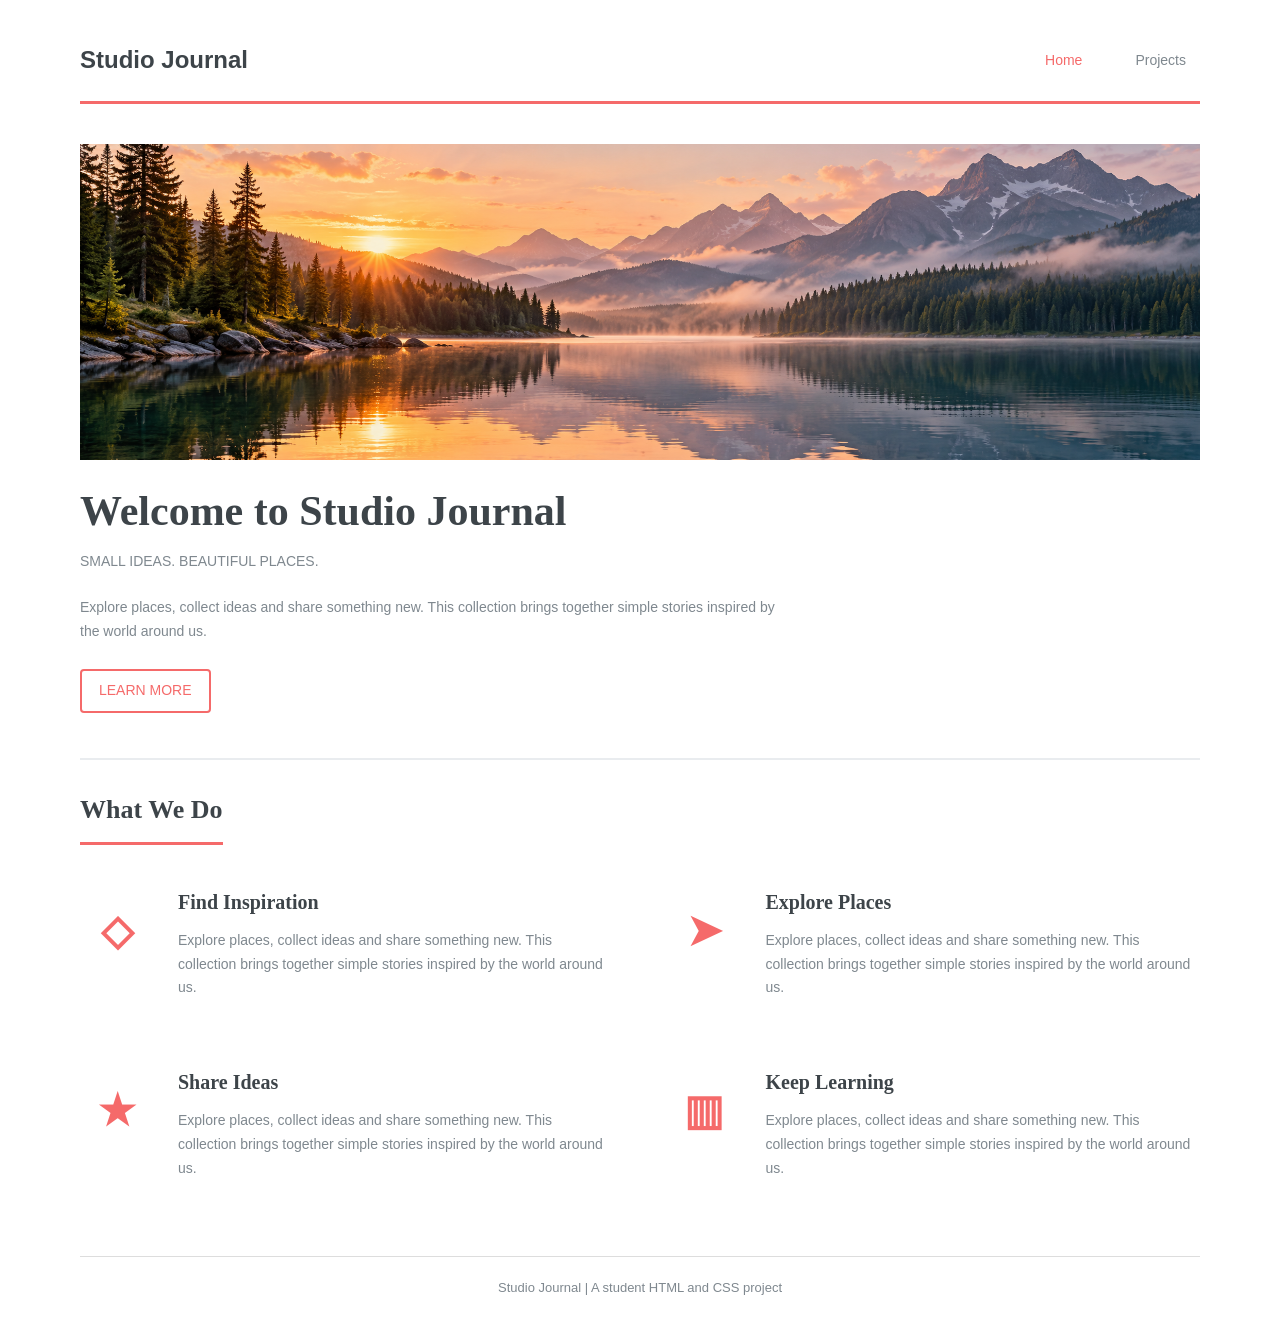
<file: Lab Practicals 2/index.html>
<!DOCTYPE html>
<html lang="en">
<head>
    <meta charset="UTF-8">
    <meta name="viewport" content="width=device-width, initial-scale=1.0">
    <title>Studio Journal | Home</title>
    <link rel="stylesheet" href="style.css">
</head>
<body>
    <header>
        <a class="logo" href="index.html"><strong>Studio Journal</strong></a>
        <nav>
            <a href="index.html" class="active" aria-current="page">Home</a>
            <a href="projects.html">Projects</a>
        </nav>
    </header>

    <main>
        <section class="intro">
            <img class="banner" src="images/pic10.png" alt="Mountain lake at sunrise">
            <h1>Welcome to Studio Journal</h1>
            <p class="subtitle">Small ideas. Beautiful places.</p>
            <p>Explore places, collect ideas and share something new. This collection brings together simple stories inspired by the world around us.</p>
            <a class="button" href="#features">Learn More</a>
        </section>

        <section id="features">
            <h2>What We Do</h2>
            <div class="features">
                <article class="feature">
                    <span class="icon" aria-hidden="true">◇</span>
                    <div>
                        <h3>Find Inspiration</h3>
                        <p>Explore places, collect ideas and share something new. This collection brings together simple stories inspired by the world around us.</p>
                    </div>
                </article>
                <article class="feature">
                    <span class="icon" aria-hidden="true">➤</span>
                    <div>
                        <h3>Explore Places</h3>
                        <p>Explore places, collect ideas and share something new. This collection brings together simple stories inspired by the world around us.</p>
                    </div>
                </article>
                <article class="feature">
                    <span class="icon" aria-hidden="true">★</span>
                    <div>
                        <h3>Share Ideas</h3>
                        <p>Explore places, collect ideas and share something new. This collection brings together simple stories inspired by the world around us.</p>
                    </div>
                </article>
                <article class="feature">
                    <span class="icon" aria-hidden="true">▥</span>
                    <div>
                        <h3>Keep Learning</h3>
                        <p>Explore places, collect ideas and share something new. This collection brings together simple stories inspired by the world around us.</p>
                    </div>
                </article>
            </div>
        </section>
    </main>
    <footer>Studio Journal | A student HTML and CSS project</footer>
</body>
</html>
</file>
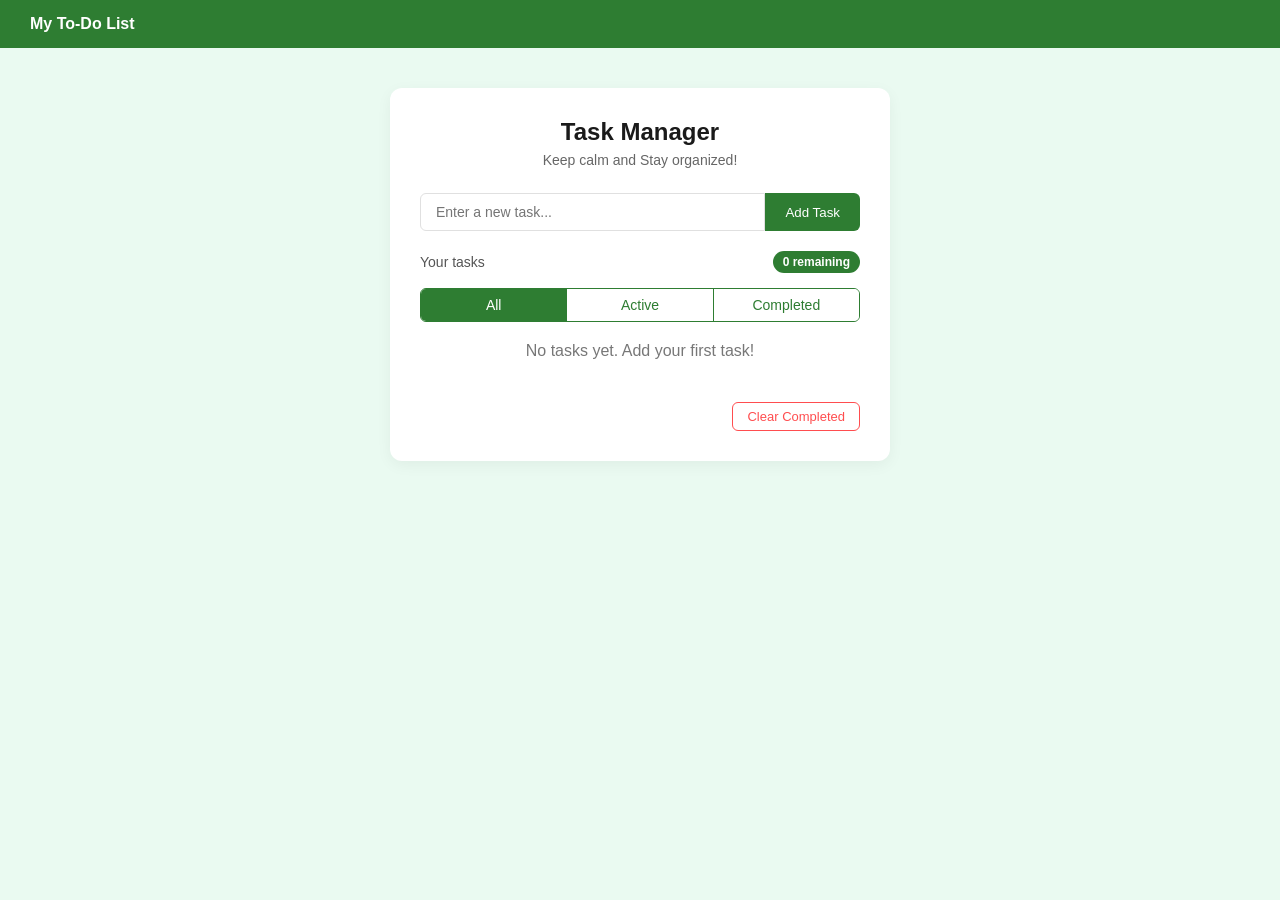
<file: AS20250495_E.K.S.Sathsarani_ToDoList/ToDoList/index.html>
<!DOCTYPE html>
<html lang="en">
<head>
    <meta charset="UTF-8">
    <meta name="viewport" content="width=device-width, initial-scale=1.0">
    <title>Task Manager</title>
    <link rel="stylesheet" href="style.css">
</head>
<body>

    <nav class="navbar">
        My To-Do List
    </nav>

    <div class="container">
        <div class="card">
            
            <div class="heading-section">
                <h1>Task Manager</h1>
                <p>Keep calm and Stay organized!</p>
            </div>

            <!-- Input and Add Button with IDs -->
            <div class="input-group">
                <input type="text" id="task-input" placeholder="Enter a new task...">
                <button type="button" id="add-task-btn">Add Task</button>
            </div>

            <!-- Task Counter with ID -->
            <div class="task-header">
                <span class="title">Your tasks</span>
                <span class="task-counter" id="task-counter">0 remaining</span>
            </div>

            <!-- Filter Buttons with Classes & Data Attributes -->
            <div class="filter-buttons">
                <button type="button" class="filter-btn active" data-filter="all">All</button>
                <button type="button" class="filter-btn" data-filter="active">Active</button>
                <button type="button" class="filter-btn" data-filter="completed">Completed</button>
            </div>

            <!-- Task List Container with ID -->
            <div class="task-list" id="task-list">
                No tasks yet. Add your first task!
            </div>

            <!-- Clear Completed Button with ID -->
            <div class="action-area">
                <button type="button" class="clear-btn" id="clear-completed-btn">Clear Completed</button>
            </div>

        </div>
    </div>

    <!-- Linked JS File -->
    <script src="script.js"></script>

</body>
</html>
</file>
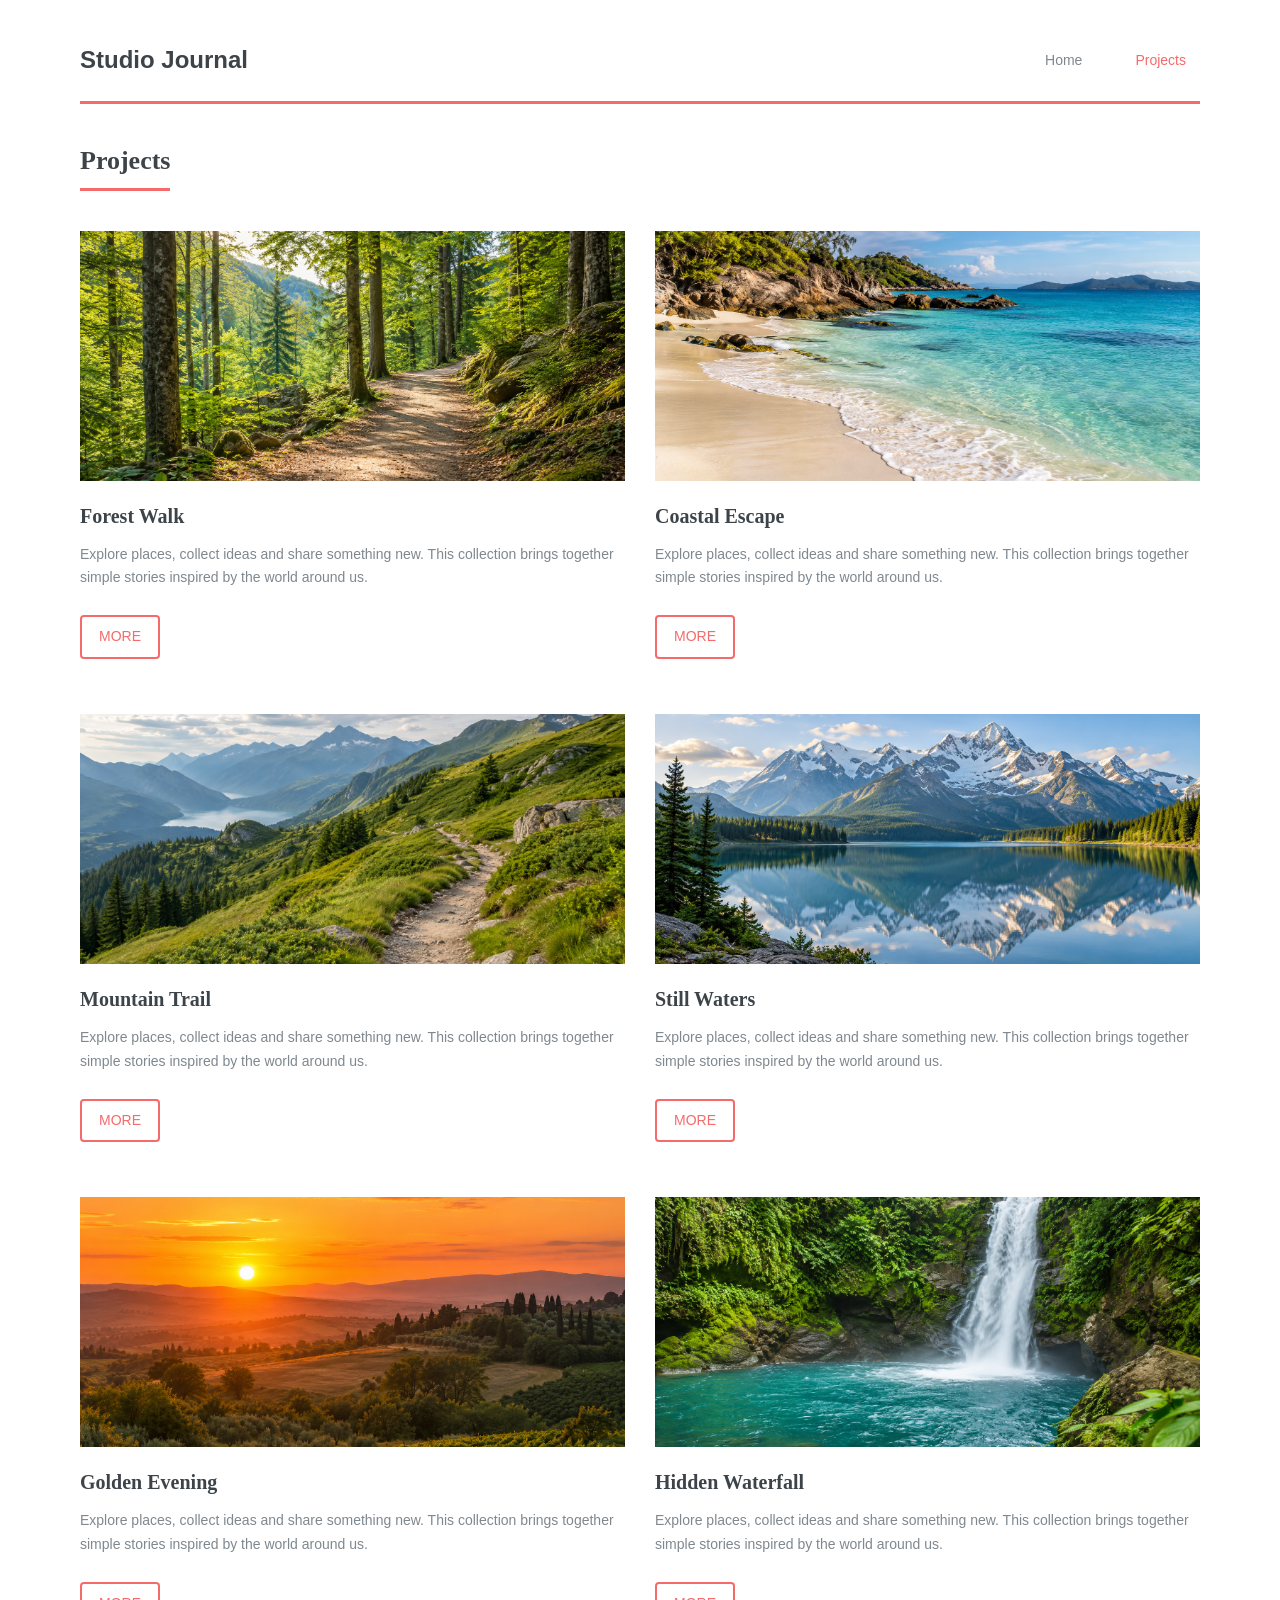
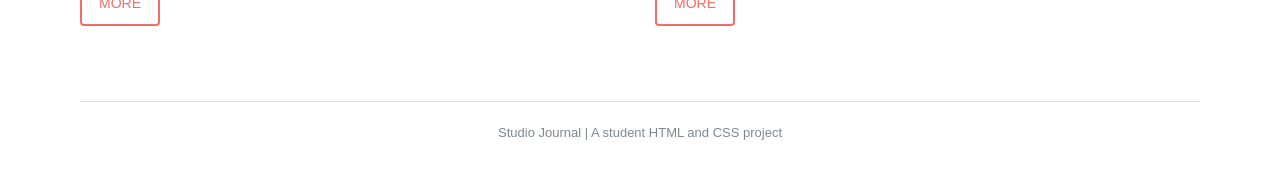
<file: Lab Practicals 2/projects.html>
<!DOCTYPE html>
<html lang="en">
<head>
    <meta charset="UTF-8">
    <meta name="viewport" content="width=device-width, initial-scale=1.0">
    <title>Studio Journal | Projects</title>
    <link rel="stylesheet" href="style.css">
</head>
<body>
    <header>
        <a class="logo" href="index.html"><strong>Studio Journal</strong></a>
        <nav>
            <a href="index.html">Home</a>
            <a href="projects.html" class="active" aria-current="page">Projects</a>
        </nav>
    </header>

    <main>
        <section>
            <h1 class="section-title">Projects</h1>
            <div class="projects">
                <article>
                    <img src="images/pic01.png" alt="Sunlit path through a green forest">
                    <h3>Forest Walk</h3>
                    <p>Explore places, collect ideas and share something new. This collection brings together simple stories inspired by the world around us.</p>
                    <a class="button" href="images/pic01.png">More</a>
                </article>
                <article>
                    <img src="images/pic02.png" alt="Sandy coastline beside turquoise water">
                    <h3>Coastal Escape</h3>
                    <p>Explore places, collect ideas and share something new. This collection brings together simple stories inspired by the world around us.</p>
                    <a class="button" href="images/pic02.png">More</a>
                </article>
                <article>
                    <img src="images/pic03.png" alt="Trail through green mountain hills">
                    <h3>Mountain Trail</h3>
                    <p>Explore places, collect ideas and share something new. This collection brings together simple stories inspired by the world around us.</p>
                    <a class="button" href="images/pic03.png">More</a>
                </article>
                <article>
                    <img src="images/pic04.png" alt="Lake reflecting distant mountains">
                    <h3>Still Waters</h3>
                    <p>Explore places, collect ideas and share something new. This collection brings together simple stories inspired by the world around us.</p>
                    <a class="button" href="images/pic04.png">More</a>
                </article>
                <article>
                    <img src="images/pic05.png" alt="Sunset over rolling countryside">
                    <h3>Golden Evening</h3>
                    <p>Explore places, collect ideas and share something new. This collection brings together simple stories inspired by the world around us.</p>
                    <a class="button" href="images/pic05.png">More</a>
                </article>
                <article>
                    <img src="images/pic06.png" alt="Waterfall surrounded by green plants">
                    <h3>Hidden Waterfall</h3>
                    <p>Explore places, collect ideas and share something new. This collection brings together simple stories inspired by the world around us.</p>
                    <a class="button" href="images/pic06.png">More</a>
                </article>
            </div>
        </section>
    </main>
    <footer>Studio Journal | A student HTML and CSS project</footer>
</body>
</html>
</file>
<file: Lab Practicals 2/style.css>
*{ box-sizing: border-box; }
body{
    max-width: 1200px;
    margin: 0 auto;
    padding: 40px;
    color: #7f888f;
    font-family:Arial, Helvetica, sans-serif;
    font-size: 14px;
    line-height: 1.7;
}

h1, h2, h3, h4, h5, h6{
    color: #3d4449;
    font-family: georgia, 'Times New Roman', Times, serif;
}

h1{
    font-size: 42px;
    line-height: 1.3;
    margin-bottom: 12px;
}

h2, .section-title{
    display: table;
    font-size: 26px;
    border-bottom: 3px solid #f56a6a;
    padding-bottom: 10px;
    margin: 0 0 40px 0;
}

h3{
    font-size: 20px;
    margin: 18px 0 10px 0;
}

p{
    margin: 0 0 20px 0;
}


/* Header */
header {
    display: flex;
    justify-content: space-between;
    align-items: center;
    padding-bottom: 20px;
    margin-bottom: 40px;
    border-bottom: 3px solid #f56a6a;
}

.logo {
    color: #3d4449;
    font-size: 24px;
    text-decoration: none;
}

/* Navigation */
nav {
    display: flex;
    gap: 25px;
}

nav a {
    color: #7f888f;
    text-decoration: none;
    padding: 8px 14px;
}

nav a:hover,
nav a.active {
    color: #f56a6a;
}

/* Main content */
main {
    margin-bottom: 50px;
}

section {
    margin-bottom: 50px;
}

/* Project cards */
.projects {
    display: grid;
    grid-template-columns: 1fr 1fr;
    gap: 30px;
}

article {
    padding-bottom: 25px;
}

article img {
    width: 100%;
    display: block;
    height: 250px;
    object-fit: cover;
}

/* Buttons and links */
.button {
    display: inline-block;
    color: #f56a6a;
    text-decoration: none;
    border: 2px solid #f56a6a;
    padding: 8px 20px;
    margin-top: 5px;
}

.button:hover {
    background-color: #f56a6a;
    color: white;
}

/* Footer */
footer {
    border-top: 1px solid #ddd;
    padding-top: 20px;
    text-align: center;
    color: #7f888f;
    font-size: 13px;
}

/* Responsive layout */
@media (max-width: 700px) {
    body {
        padding: 20px;
    }

    header {
        flex-direction: column;
        align-items: flex-start;
        gap: 15px;
    }

    .projects {
        grid-template-columns: 1fr;
    }

    article img {
        height: auto;
    }

    h1 {
        font-size: 32px;
    }
}


/* Home page banner */
.banner {
    width: 100%;
    height: 316px;
    object-fit: cover;
    display: block;
    margin-bottom: 24px;
}

/* Introduction section */
.intro {
    margin-bottom: 45px;
}

.intro h1 {
    font-size: 42px;
    line-height: 1.3;
    margin: 0 0 12px 0;
}

.subtitle {
    text-transform: uppercase;
    margin-bottom: 22px;
}

.intro p:not(.subtitle) {
    max-width: 700px;
    margin-bottom: 20px;
}

/* Features section */
#features {
    border-top: 2px solid #e9ecef;
    padding-top: 28px;
    margin-top: 45px;
}

#features h2 {
    display: table;
    font-size: 26px;
    border-bottom: 3px solid #f56a6a;
    padding-bottom: 10px;
    margin: 0 0 40px 0;
}

/* Two-column feature layout */
.features {
    display: grid;
    grid-template-columns: 1fr 1fr;
    column-gap: 55px;
    row-gap: 40px;
}

.feature {
    display: flex;
    align-items: flex-start;
    gap: 25px;
}

.feature .icon {
    color: #f56a6a;
    font-size: 42px;
    font-weight: bold;
    min-width: 73px;
    text-align: center;
    padding-top: 10px;
}

.feature h3 {
    font-size: 20px;
    margin: 0 0 10px 0;
}

.feature p {
    margin: 0;
}

/* Learn More button */
.button {
    display: inline-block;
    color: #f56a6a;
    border: 2px solid #f56a6a;
    padding: 8px 17px;
    text-decoration: none;
    text-transform: uppercase;
    border-radius: 4px;
}

.button:hover {
    background-color: #f56a6a;
    color: white;
}

/* Mobile screen */
@media (max-width: 700px) {
    body {
        padding: 20px;
    }

    .banner {
        height: 220px;
    }

    .intro h1 {
        font-size: 32px;
    }

    .features {
        grid-template-columns: 1fr;
        row-gap: 30px;
    }

    .feature {
        gap: 15px;
    }

    .feature .icon {
        min-width: 45px;
        font-size: 34px;
    }
}
</file>
<file: AS20250495_E.K.S.Sathsarani_ToDoList/ToDoList/style.css>
* {
    box-sizing: border-box;
    margin: 0;
    padding: 0;
    font-family: 'Segoe UI', Tahoma, Geneva, Verdana, sans-serif;
}

body {
    background-color: #eafaf1; 
    color: #333;
}

/* Navigation Bar */
.navbar {
    background-color: #2e7d32; 
    color: white;
    padding: 15px 30px;
    font-weight: bold;
    font-size: 16px;
}

/* Container Layout */
.container {
    display: flex;
    justify-content: center;
    padding: 40px 20px;
}

/* Card Container */
.card {
    background-color: #ffffff;
    width: 100%;
    max-width: 500px;
    padding: 30px;
    border-radius: 12px;
    box-shadow: 0 4px 15px rgba(0, 0, 0, 0.05);
}

/* Page Heading */
.heading-section {
    text-align: center;
    margin-bottom: 25px;
}

.heading-section h1 {
    font-size: 24px;
    color: #1a1a1a;
    margin-bottom: 6px;
}

.heading-section p {
    color: #666;
    font-size: 14px;
}

/* Input & Add Task Button */
.input-group {
    display: flex;
    margin-bottom: 20px;
}

.input-group input {
    flex: 1;
    padding: 10px 15px;
    border: 1px solid #e0e0e0;
    border-radius: 6px 0 0 6px;
    outline: none;
    font-size: 14px;
}

.input-group input:focus {
    border-color: #2e7d32;
}

.input-group button {
    background-color: #2e7d32; 
    color: white;
    border: none;
    padding: 10px 20px;
    border-radius: 0 6px 6px 0;
    cursor: pointer;
    font-weight: 500;
}

.input-group button:hover {
    background-color: #1b5e20;
}

/* Task Header & Counter */
.task-header {
    display: flex;
    justify-content: space-between;
    align-items: center;
    margin-bottom: 15px;
}

.task-header span.title {
    font-size: 14px;
    color: #555;
    font-weight: 500;
}

.task-counter {
    background-color: #2e7d32;
    color: white;
    font-size: 12px;
    padding: 4px 10px;
    border-radius: 12px;
    font-weight: bold;
}

/* Filter Buttons */
.filter-buttons {
    display: flex;
    border: 1px solid #2e7d32;
    border-radius: 6px;
    overflow: hidden;
    margin-bottom: 20px;
}

.filter-buttons button {
    flex: 1;
    padding: 8px 0;
    border: none;
    background-color: #ffffff;
    color: #2e7d32;
    cursor: pointer;
    font-size: 14px;
    font-weight: 500;
    border-right: 1px solid #2e7d32;
}

.filter-buttons button:last-child {
    border-right: none;
}

.filter-buttons button.active {
    background-color: #2e7d32;
    color: white;
}

/* Task List Area */
.task-list {
    min-height: 40px;
    margin-bottom: 20px;
}

/* Clear Completed Button Area */
.action-area {
    display: flex;
    justify-content: flex-end;
}

.clear-btn {
    background-color: transparent;
    color: #ff4d4f;
    border: 1px solid #ff4d4f;
    padding: 6px 14px;
    border-radius: 6px;
    cursor: pointer;
    font-size: 13px;
}

.clear-btn:hover {
    background-color: #fff1f0;
}
</file>
